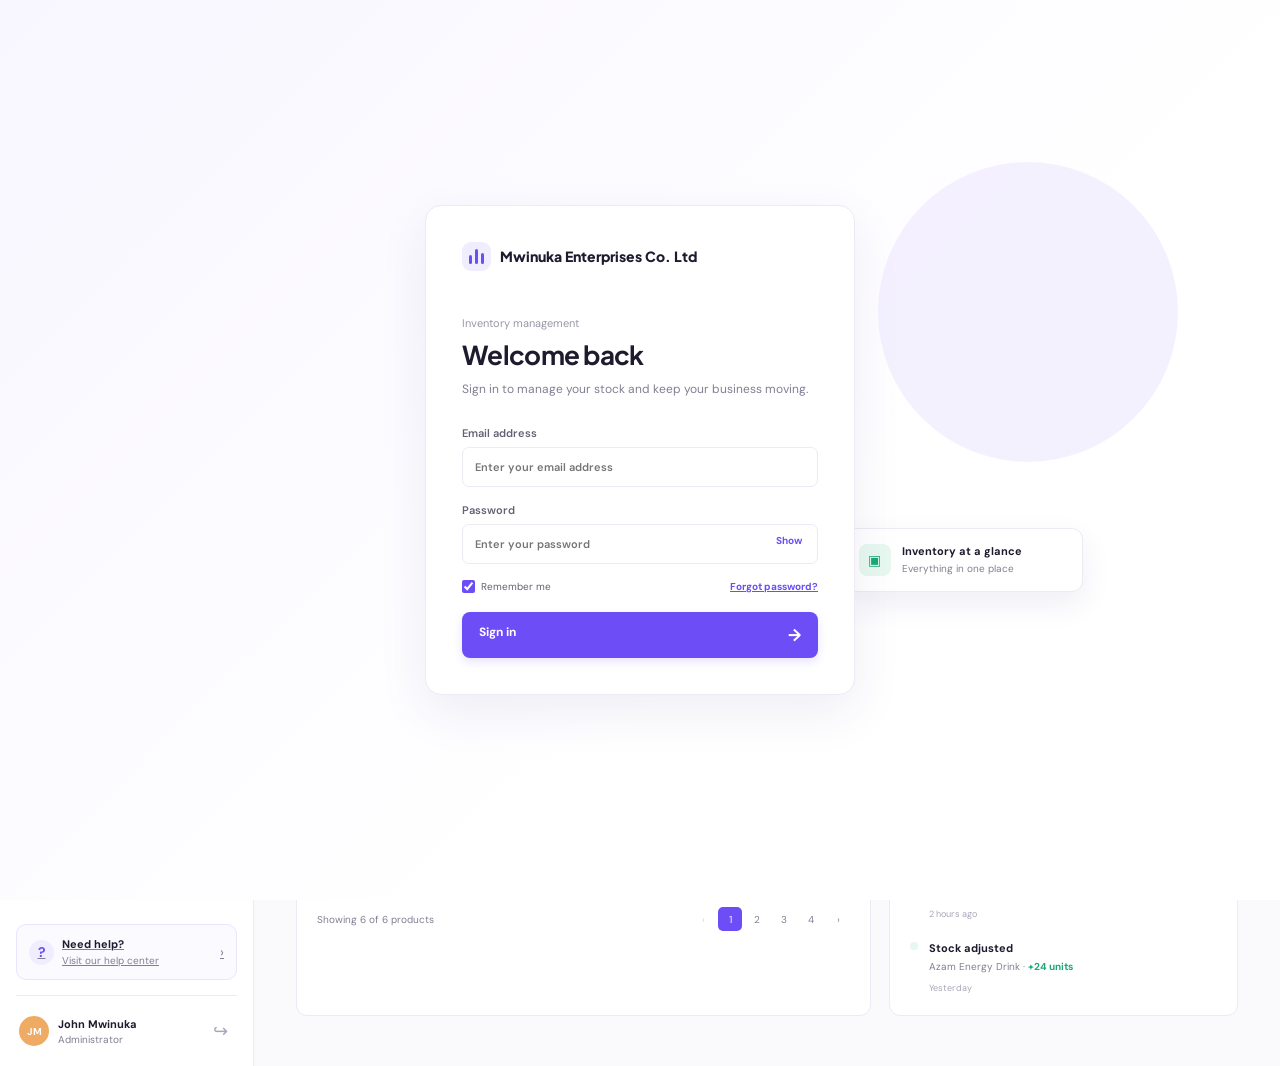
<file: index.html>
<!doctype html>
<html lang="en">
<head>
  <meta charset="UTF-8">
  <meta name="viewport" content="width=device-width, initial-scale=1.0">
  <title>Mwinuka Enterprises Co. Ltd</title>
  <link rel="preconnect" href="https://fonts.googleapis.com">
  <link rel="preconnect" href="https://fonts.gstatic.com" crossorigin>
  <link href="https://fonts.googleapis.com/css2?family=DM+Sans:wght@400;500;600;700&family=Plus+Jakarta+Sans:wght@600;700;800&display=swap" rel="stylesheet">
  <link rel="stylesheet" href="styles.css">
  <style>.brand,.mobile-brand{font-size:13px;line-height:1.2}.brand>span:last-child,.mobile-brand>span:last-child{color:var(--ink)}</style>
</head>
<body>
  <section class="login-screen" id="loginScreen">
    <div class="login-card">
      <div class="login-brand"><span class="brand-mark"><span></span><span></span><span></span></span><span>Mwinuka Enterprises Co. Ltd</span></div>
      <div class="login-copy"><p class="eyebrow">Inventory management</p><h1>Welcome back</h1><p>Sign in to manage your stock and keep your business moving.</p></div>
      <form id="loginForm" class="login-form">
        <label>Email address<input id="loginEmail" type="email" autocomplete="username" placeholder="Enter your email address" required></label>
        <label>Password<div class="password-field"><input id="loginPassword" type="password" autocomplete="current-password" placeholder="Enter your password" required><button type="button" id="togglePassword" aria-label="Show password">Show</button></div></label>
        <div class="login-options"><label class="remember"><input id="rememberMe" type="checkbox" checked> Remember me</label><a href="#forgot-password" id="forgotPasswordLink">Forgot password?</a></div>
        <p class="login-error" id="loginError" role="alert" hidden>Incorrect email or password.</p>
        <button class="primary-button login-button" type="submit">Sign in <span>→</span></button>
      </form>
    </div>
    <div class="login-decoration"><div class="decoration-circle"></div><div class="decoration-card"><span>▣</span><div><strong>Inventory at a glance</strong><small>Everything in one place</small></div></div></div>
  </section>
  <div class="modal-backdrop" id="resetModal" hidden>
    <form class="modal" id="resetForm">
      <button type="button" class="modal-close" id="closeResetModal" aria-label="Close">×</button>
      <p class="eyebrow">Account recovery</p><h2>Reset your password</h2>
      <p class="modal-description">Enter your account email and we’ll send you a secure password reset link.</p>
      <label>Email address<input id="resetEmail" type="email" placeholder="Enter your email address" required></label>
      <p class="login-error" id="resetMessage" role="status" hidden></p>
      <div class="modal-actions"><button type="button" class="outline-button" id="cancelReset">Cancel</button><button class="primary-button" type="submit">Send reset link</button></div>
    </form>
  </div>
  <div class="app-shell">
    <aside class="sidebar">
      <a class="brand" href="#" aria-label="Mwinuka Enterprises Co. Ltd home">
        <span class="brand-mark"><span></span><span></span><span></span></span>
        <span>Mwinuka Enterprises Co. Ltd</span>
      </a>
      <div class="workspace-label">Workspace</div>
      <div class="workspace-switcher">
        <span class="workspace-icon">M</span>
        <span><strong>Mwinuka Enterprises Co. Ltd</strong><small>Admin workspace</small></span>
        <span class="chevron">⌄</span>
      </div>
      <nav class="main-nav" aria-label="Main navigation">
        <a class="nav-item active" href="#overview"><span class="nav-icon">▦</span> Overview</a>
        <a class="nav-item" href="#inventory"><span class="nav-icon">□</span> Inventory <b id="inventoryBadge">24</b></a>
        <a class="nav-item" href="orders.html"><span class="nav-icon">✦</span> Orders</a>
        <a class="nav-item" href="#suppliers"><span class="nav-icon">♧</span> Suppliers</a>
        <a class="nav-item" href="#reports"><span class="nav-icon">◫</span> Reports</a>
      </nav>
      <div class="sidebar-bottom">
        <a class="nav-item" href="#settings"><span class="nav-icon">⚙</span> Settings</a>
        <a class="help-card" href="#help"><span class="help-icon">?</span><span><strong>Need help?</strong><small>Visit our help center</small></span><span>›</span></a>
        <div class="user-profile"><span class="avatar">JM</span><span><strong>John Mwinuka</strong><small>Administrator</small></span><button class="logout-button" id="logoutButton" type="button">↪</button></div>
      </div>
    </aside>

    <main class="main-content" id="overview">
      <header class="topbar">
        <div class="mobile-brand"><span class="brand-mark"><span></span><span></span><span></span></span><span>Mwinuka Enterprises Co. Ltd</span></div>
        <div class="breadcrumb">Workspace <span>/</span> Overview</div>
        <div class="top-actions">
          <button class="icon-button notification" aria-label="Notifications">♧<i></i></button>
          <div class="top-avatar">JM</div>
        </div>
      </header>
      <section class="page-heading">
        <div><p class="eyebrow">Friday, 28 August 2026</p><h1>Good morning, John <span>✦</span></h1><p class="subheading">Here's what's happening with your inventory today.</p></div>
        <button class="primary-button" id="addProductButton"><span>＋</span> Add product</button>
      </section>

      <section class="stats-grid" aria-label="Inventory summary">
        <article class="stat-card"><div class="stat-top"><span class="stat-icon purple">▣</span><span class="trend positive">↗ 8.2%</span></div><p>Total products</p><strong id="totalProducts">24</strong><small>vs. last month</small></article>
        <article class="stat-card"><div class="stat-top"><span class="stat-icon green">◉</span><span class="trend positive">↗ 12.5%</span></div><p>Stock value</p><strong id="stockValue">TZS 18.4M</strong><small>vs. last month</small></article>
        <article class="stat-card"><div class="stat-top"><span class="stat-icon orange">⌁</span><span class="trend neutral">This month</span></div><p>Items received</p><strong>1,284</strong><small>Across 3 warehouses</small></article>
        <article class="stat-card alert-card"><div class="stat-top"><span class="stat-icon red">!</span><span class="trend negative">Needs attention</span></div><p>Low stock items</p><strong id="lowStockCount">5</strong><small>Below reorder level</small></article>
      </section>

      <div class="content-grid">
        <section class="panel inventory-panel" id="inventory">
          <div class="panel-header"><div><h2>Inventory overview</h2><p>Track and manage your products</p></div><a class="text-button" href="#inventory">View all <span>→</span></a></div>
          <div class="toolbar"><label class="search-box"><span>⌕</span><input id="searchInput" type="search" placeholder="Search products..."></label></div>
          <div class="table-wrap"><table><thead><tr><th>Product</th><th>SKU</th><th>In stock</th><th>Status</th><th></th></tr></thead><tbody id="inventoryBody"></tbody></table></div>
          <div class="table-footer"><span id="tableCount">Showing 6 of 24 products</span><div class="pagination"><button disabled>‹</button><button class="current">1</button><button>2</button><button>3</button><button>4</button><button>›</button></div></div>
        </section>
        <aside class="right-column">
          <section class="panel low-stock-panel"><div class="panel-header"><div><h2>Low stock alert</h2><p>Products that need attention</p></div><span class="alert-count" id="alertCount">5</span></div><div class="low-stock-list" id="lowStockList"></div><button class="outline-button" id="restockButton">View all low stock <span>→</span></button></section>
          <section class="panel activity-panel"><div class="panel-header"><div><h2>Recent activity</h2><p>Latest inventory updates</p></div><a class="text-button" href="#activity">View all</a></div><div class="activity-list"><div class="activity-item"><span class="activity-dot purple"></span><div><strong>Stock received</strong><p>Samsung 55" TV · <b>+12 units</b></p><small>10 min ago</small></div></div><div class="activity-item"><span class="activity-dot orange"></span><div><strong>New product added</strong><p>Sunlight Dishwashing Liquid</p><small>2 hours ago</small></div></div><div class="activity-item"><span class="activity-dot green"></span><div><strong>Stock adjusted</strong><p>Azam Energy Drink · <b>+24 units</b></p><small>Yesterday</small></div></div></div></section>
        </aside>
      </div>
    </main>
  </div>

  <div class="modal-backdrop" id="productModal" hidden>
    <form class="modal" id="productForm">
      <button type="button" class="modal-close" id="closeModal" aria-label="Close">×</button>
      <p class="eyebrow">Inventory</p><h2>Add a new product</h2><p class="modal-description">Add a product to start tracking its stock.</p>
      <label>Product name<input name="name" required placeholder="e.g. Coca-Cola 500ml"></label>
      <label>SKU<input name="sku" required placeholder="e.g. BEV-001"></label>
      <div class="form-row"><label>Quantity<input name="quantity" required type="number" min="0" placeholder="0"></label><label>Reorder level<input name="reorder" required type="number" min="0" placeholder="10"></label></div>
      <div class="modal-actions"><button type="button" class="outline-button" id="cancelModal">Cancel</button><button class="primary-button" type="submit">Add product</button></div>
    </form>
  </div>
  <script src="app.js"></script>
</body>
</html>
</file>
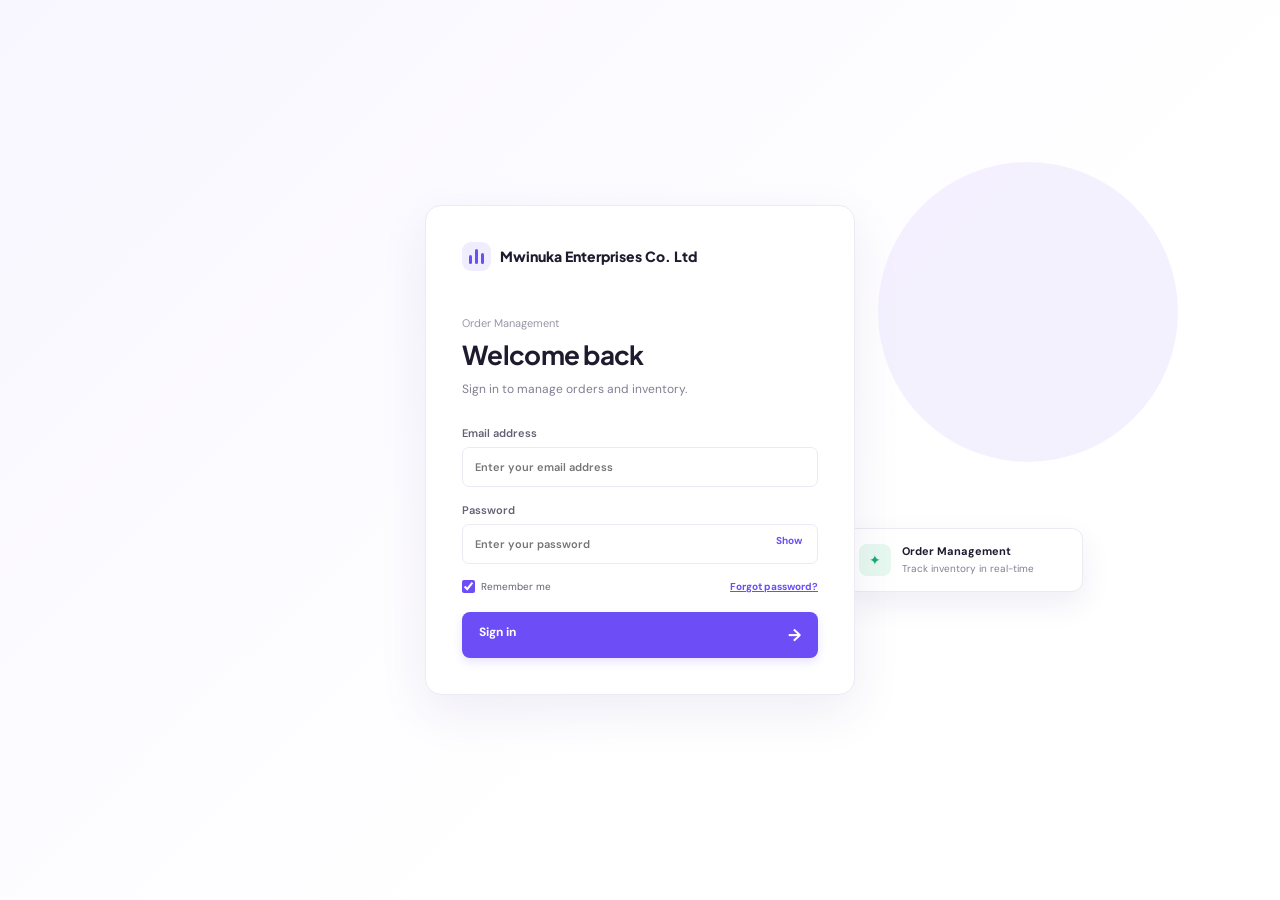
<file: orders.html>
<!doctype html>
<html lang="en">
<head>
  <meta charset="UTF-8">
  <meta name="viewport" content="width=device-width, initial-scale=1.0">
  <title>Order Management - Mwinuka Enterprises Co. Ltd</title>
  <link rel="preconnect" href="https://fonts.googleapis.com">
  <link rel="preconnect" href="https://fonts.gstatic.com" crossorigin>
  <link href="https://fonts.googleapis.com/css2?family=DM+Sans:wght@400;500;600;700&family=Plus+Jakarta+Sans:wght@600;700;800&display=swap" rel="stylesheet">
  <link rel="stylesheet" href="styles.css">
  <style>.brand,.mobile-brand{font-size:13px;line-height:1.2}.brand>span:last-child,.mobile-brand>span:last-child{color:var(--ink)}</style>
</head>
<body>
  <section class="login-screen" id="loginScreen">
    <div class="login-card">
      <div class="login-brand"><span class="brand-mark"><span></span><span></span><span></span></span><span>Mwinuka Enterprises Co. Ltd</span></div>
      <div class="login-copy"><p class="eyebrow">Order Management</p><h1>Welcome back</h1><p>Sign in to manage orders and inventory.</p></div>
      <form id="loginForm" class="login-form">
        <label>Email address<input id="loginEmail" type="email" autocomplete="username" placeholder="Enter your email address" required></label>
        <label>Password<div class="password-field"><input id="loginPassword" type="password" autocomplete="current-password" placeholder="Enter your password" required><button type="button" id="togglePassword" aria-label="Show password">Show</button></div></label>
        <div class="login-options"><label class="remember"><input id="rememberMe" type="checkbox" checked> Remember me</label><a href="#forgot-password" id="forgotPasswordLink">Forgot password?</a></div>
        <p class="login-error" id="loginError" role="alert" hidden>Incorrect email or password.</p>
        <button class="primary-button login-button" type="submit">Sign in <span>→</span></button>
      </form>
    </div>
    <div class="login-decoration"><div class="decoration-circle"></div><div class="decoration-card"><span>✦</span><div><strong>Order Management</strong><small>Track inventory in real-time</small></div></div></div>
  </section>
  <div class="app-shell">
    <aside class="sidebar">
      <a class="brand" href="index.html" aria-label="Mwinuka Enterprises Co. Ltd home">
        <span class="brand-mark"><span></span><span></span><span></span></span>
        <span>Mwinuka Enterprises Co. Ltd</span>
      </a>
      <div class="workspace-label">Workspace</div>
      <div class="workspace-switcher">
        <span class="workspace-icon">M</span>
        <span><strong>Mwinuka Enterprises Co. Ltd</strong><small>Order Management</small></span>
        <span class="chevron">⌄</span>
      </div>
      <nav class="main-nav" aria-label="Main navigation">
        <a class="nav-item active" href="index.html"><span class="nav-icon">▦</span> Overview</a>
        <a class="nav-item" href="index.html"><span class="nav-icon">□</span> Inventory</a>
        <a class="nav-item active" href="#orders"><span class="nav-icon">✦</span> Orders</a>
        <a class="nav-item" href="index.html"><span class="nav-icon">◫</span> Reports</a>
      </nav>
      <div class="sidebar-bottom">
        <a class="nav-item" href="index.html"><span class="nav-icon">⚙</span> Settings</a>
        <a class="help-card" href="#help"><span class="help-icon">?</span><span><strong>Need help?</strong><small>Visit our help center</small></span><span>›</span></a>
        <div class="user-profile"><span class="avatar">JM</span><span><strong>John Mwinuka</strong><small>Administrator</small></span><button class="logout-button" id="logoutButton" type="button">↪</button></div>
      </div>
    </aside>

    <main class="main-content" id="orders">
      <header class="topbar">
        <div class="mobile-brand"><span class="brand-mark"><span></span><span></span><span></span></span><span>Mwinuka Enterprises Co. Ltd</span></div>
        <div class="breadcrumb">Workspace <span>/</span> Orders</div>
        <div class="top-actions">
          <button class="icon-button notification" aria-label="Notifications">♧<i></i></button>
          <div class="top-avatar">JM</div>
        </div>
      </header>
      <section class="page-heading">
        <div><p class="eyebrow">Friday, 28 August 2026</p><h1>Order Management <span>✦</span></h1><p class="subheading">Place new orders and track inventory in real-time.</p></div>
        <button class="primary-button" id="newOrderButton"><span>＋</span> New order</button>
      </section>

      <section class="stats-grid" aria-label="Order summary">
        <article class="stat-card"><div class="stat-top"><span class="stat-icon purple">✦</span><span class="trend positive">↗ 15.3%</span></div><p>Total orders</p><strong id="totalOrders">0</strong><small>This month</small></article>
        <article class="stat-card"><div class="stat-top"><span class="stat-icon green">◉</span><span class="trend positive">↗ 22.8%</span></div><p>Orders completed</p><strong id="completedOrders">0</strong><small>Successfully delivered</small></article>
        <article class="stat-card"><div class="stat-top"><span class="stat-icon orange">⌁</span><span class="trend neutral">Pending</span></div><p>Processing orders</p><strong id="pendingOrders">0</strong><small>Awaiting fulfillment</small></article>
        <article class="stat-card alert-card"><div class="stat-top"><span class="stat-icon red">!</span><span class="trend neutral">Monitor</span></div><p>Low inventory</p><strong id="lowInventoryCount">0</strong><small>Below reorder level</small></article>
      </section>

      <div class="content-grid">
        <section class="panel orders-panel" id="ordersPanel">
          <div class="panel-header"><div><h2>Recent orders</h2><p>Track and manage customer orders</p></div><a class="text-button" href="#orders">View all <span>→</span></a></div>
          <div class="toolbar"><label class="search-box"><span>⌕</span><input id="searchOrders" type="search" placeholder="Search orders..."></label><select id="filterStatus"><option value="">All statuses</option><option value="pending">Pending</option><option value="processing">Processing</option><option value="completed">Completed</option><option value="cancelled">Cancelled</option></select></div>
          <div class="table-wrap"><table><thead><tr><th>Order #</th><th>Customer</th><th>Items</th><th>Total</th><th>Status</th><th>Date</th><th></th></tr></thead><tbody id="ordersBody"></tbody></table></div>
          <div class="table-footer"><span id="orderCount">Showing 0 orders</span><div class="pagination"><button disabled>‹</button><button class="current">1</button><button>2</button><button>›</button></div></div>
        </section>
        <aside class="right-column">
          <section class="panel inventory-monitor-panel"><div class="panel-header"><div><h2>Inventory monitor</h2><p>Real-time stock levels</p></div><span class="alert-count" id="lowStockAlertCount">0</span></div><div class="inventory-monitor" id="inventoryMonitor"></div><button class="outline-button" id="viewInventoryButton">View full inventory <span>→</span></button></section>
          <section class="panel activity-panel"><div class="panel-header"><div><h2>Recent activity</h2><p>Latest order & inventory updates</p></div><a class="text-button" href="#activity">View all</a></div><div class="activity-list" id="activityList"><p class="subheading">No recent activity</p></div></section>
        </aside>
      </div>
    </main>
  </div>

  <div class="modal-backdrop" id="orderModal" hidden>
    <form class="modal order-form" id="orderForm">
      <button type="button" class="modal-close" id="closeOrderModal" aria-label="Close">×</button>
      <p class="eyebrow">Order Management</p><h2>Create new order</h2><p class="modal-description">Add customer details and select products.</p>
      
      <div class="form-section">
        <h3>Customer Information</h3>
        <label>Customer name<input id="customerName" name="customer_name" required placeholder="e.g. John Doe"></label>
        <label>Phone number<input id="customerPhone" name="customer_phone" required placeholder="e.g. +255 xxx xxx xxx"></label>
        <label>Email address<input id="customerEmail" name="customer_email" type="email" placeholder="e.g. john@example.com"></label>
      </div>

      <div class="form-section">
        <h3>Order Items</h3>
        <div class="order-items" id="orderItems"></div>
        <button type="button" id="addItemButton" class="outline-button">+ Add product</button>
      </div>

      <div class="form-section">
        <h3>Notes</h3>
        <textarea id="orderNotes" name="notes" placeholder="Add any special instructions or notes..." rows="3"></textarea>
      </div>

      <div class="order-summary">
        <div class="summary-row"><span>Subtotal:</span><span id="subtotal">TZS 0.00</span></div>
        <div class="summary-row"><span>Total items:</span><span id="totalItems">0</span></div>
        <div class="summary-row highlight"><span>Total amount:</span><span id="totalAmount">TZS 0.00</span></div>
      </div>

      <div class="modal-actions">
        <button type="button" class="outline-button" id="cancelOrder">Cancel</button>
        <button class="primary-button" type="submit">Place order</button>
      </div>
    </form>
  </div>

  <div id="itemTemplate" style="display:none;">
    <div class="order-item">
      <div class="item-row">
        <select class="product-select" required><option value="">Select product...</option></select>
        <input type="number" class="quantity-input" min="1" placeholder="Qty" required>
        <input type="number" class="price-input" step="0.01" placeholder="Price" required>
        <button type="button" class="remove-item-btn" aria-label="Remove item">×</button>
      </div>
      <div class="item-info"><small class="stock-info"></small><small class="subtotal-info">Subtotal: TZS 0.00</small></div>
    </div>
  </div>

  <script src="app.js"></script>
  <script src="orders.js"></script>
</body>
</html>
</file>
<file: styles.css>
:root{--ink:#1e1b2e;--muted:#827f93;--line:#eceaf2;--purple:#6c4df6;--purple-soft:#f0edff;--green:#19a974;--green-soft:#e7f8f0;--orange:#ed8a36;--orange-soft:#fff2e5;--red:#db5260;--red-soft:#ffedef;--bg:#faf9fc}
*{box-sizing:border-box}body{margin:0;background:var(--bg);color:var(--ink);font-family:"DM Sans",sans-serif;font-size:14px}button,input,select{font:inherit}button{cursor:pointer;border:0}.app-shell{display:flex;min-height:100vh}.sidebar{background:#fff;border-right:1px solid var(--line);width:254px;display:flex;flex-direction:column;padding:30px 16px 20px}.brand,.mobile-brand{align-items:center;color:var(--ink);display:flex;font-family:"Plus Jakarta Sans";font-size:22px;font-weight:800;gap:9px;text-decoration:none;padding:0 12px}.brand>span:last-child span,.mobile-brand>span:last-child{color:var(--purple)}.brand-mark{align-items:end;background:var(--purple-soft);border-radius:9px;display:flex;gap:3px;height:30px;justify-content:center;padding:7px;width:30px}.brand-mark span{background:var(--purple);border-radius:3px;width:4px}.brand-mark span:nth-child(1){height:9px}.brand-mark span:nth-child(2){height:15px}.brand-mark span:nth-child(3){height:11px}.workspace-label{color:#aaa6b7;font-size:10px;font-weight:700;letter-spacing:1px;margin:43px 12px 9px;text-transform:uppercase}.workspace-switcher{align-items:center;background:#faf9fc;border:1px solid var(--line);border-radius:9px;display:flex;gap:9px;padding:10px}.workspace-icon,.avatar,.top-avatar{align-items:center;background:var(--purple);border-radius:8px;color:#fff;display:flex;font-weight:700;height:30px;justify-content:center;width:30px}.workspace-switcher strong,.user-profile strong{display:block;font-size:11px}.workspace-switcher small,.user-profile small{color:var(--muted);display:block;font-size:10px;margin-top:2px}.chevron{color:var(--muted);margin-left:auto}.main-nav{border-bottom:1px solid var(--line);margin-top:26px;padding-bottom:17px}.nav-item{align-items:center;border-radius:8px;color:#6f6b7e;display:flex;gap:13px;margin:3px 0;padding:11px 12px;text-decoration:none}.nav-item.active,.nav-item:hover{background:var(--purple-soft);color:var(--purple);font-weight:600}.nav-icon{font-size:19px;line-height:1;width:18px}.nav-item b{background:var(--purple);border-radius:10px;color:white;font-size:10px;margin-left:auto;padding:2px 7px}.sidebar-bottom{margin-top:auto}.help-card{align-items:center;background:#fbfaff;border:1px solid #e9e4ff;border-radius:10px;color:var(--muted);display:flex;gap:8px;margin:15px 0;padding:12px}.help-card strong{color:var(--ink);display:block;font-size:11px}.help-card small{display:block;font-size:10px;margin-top:3px}.help-card>span:last-child{margin-left:auto}.help-icon{align-items:center;background:var(--purple-soft);border-radius:50%;color:var(--purple);display:flex;font-weight:bold;height:25px;justify-content:center;width:25px}.user-profile{align-items:center;border-top:1px solid var(--line);display:flex;gap:9px;padding:20px 3px 0}.avatar{background:#efab63;border-radius:50%;font-size:10px}.more{color:#aaa6b7;margin-left:auto}.main-content{flex:1;min-width:0;padding:0 42px 50px}.topbar{align-items:center;border-bottom:1px solid var(--line);display:flex;height:74px;justify-content:space-between}.breadcrumb{color:var(--muted);font-size:12px}.breadcrumb span{color:#c6c2d0;margin:0 8px}.top-actions{align-items:center;display:flex;gap:20px}.icon-button{background:none;color:#777286;font-size:21px;position:relative}.notification i{background:var(--red);border:2px solid var(--bg);border-radius:50%;height:8px;position:absolute;right:0;top:1px;width:8px}.top-avatar{border-radius:50%;font-size:11px}.mobile-brand{display:none}.page-heading{align-items:end;display:flex;justify-content:space-between;padding:34px 0 29px}.eyebrow{color:#9a96a8;font-size:11px;margin:0 0 8px}.page-heading h1{font-family:"Plus Jakarta Sans";font-size:25px;letter-spacing:-.7px;margin:0}.page-heading h1 span{color:#f2ab4a;font-size:19px}.subheading,.panel-header p{color:var(--muted);font-size:12px;margin:8px 0 0}.primary-button{background:var(--purple);border-radius:8px;color:#fff;font-size:12px;font-weight:700;padding:12px 17px;box-shadow:0 4px 10px #6c4df626}.primary-button:hover{background:#5d3ee8}.primary-button span{font-size:17px;vertical-align:-1px}.stats-grid{display:grid;gap:15px;grid-template-columns:repeat(4,1fr)}.stat-card{background:white;border:1px solid var(--line);border-radius:11px;padding:16px 17px}.stat-top{align-items:center;display:flex;justify-content:space-between}.stat-icon{align-items:center;border-radius:8px;display:flex;font-size:17px;height:32px;justify-content:center;width:32px}.purple{background:var(--purple-soft);color:var(--purple)}.green{background:var(--green-soft);color:var(--green)}.orange{background:var(--orange-soft);color:var(--orange)}.red{background:var(--red-soft);color:var(--red)}.stat-card p{color:var(--muted);font-size:11px;margin:15px 0 4px}.stat-card strong{display:block;font-family:"Plus Jakarta Sans";font-size:20px;letter-spacing:-.5px}.stat-card small{color:#aaa6b7;font-size:10px}.trend{border-radius:10px;font-size:10px;padding:4px 7px}.positive{background:var(--green-soft);color:var(--green)}.negative{background:var(--red-soft);color:var(--red)}.neutral{background:#f3f2f7;color:var(--muted)}.content-grid{display:grid;gap:18px;grid-template-columns:minmax(0,1.65fr) minmax(300px,1fr);margin-top:19px}.panel{background:#fff;border:1px solid var(--line);border-radius:11px;padding:20px}.panel-header{align-items:flex-start;display:flex;justify-content:space-between}.panel-header h2{font-family:"Plus Jakarta Sans";font-size:14px;margin:0}.text-button{color:var(--purple);font-size:11px;font-weight:700;text-decoration:none}.text-button span{font-size:16px;margin-left:4px}.toolbar{display:flex;gap:8px;margin:22px 0 13px}.search-box{align-items:center;border:1px solid var(--line);border-radius:7px;color:#a4a0af;display:flex;flex:1;padding:0 10px}.search-box span{font-size:22px;transform:rotate(-20deg)}.search-box input{border:0;outline:0;padding:9px;width:100%}.toolbar select,.filter-button{background:white;border:1px solid var(--line);border-radius:7px;color:#716d7f;font-size:11px;padding:0 10px}.filter-button{display:none}.table-wrap{overflow-x:auto}table{border-collapse:collapse;min-width:620px;width:100%}th{color:#a4a0af;font-size:9px;font-weight:700;padding:9px 8px;text-align:left;text-transform:uppercase}td{border-top:1px solid #f1eff5;padding:12px 8px;white-space:nowrap}td:first-child{font-weight:600}td:nth-child(2),td:nth-child(3){color:var(--muted);font-size:11px}.product-cell{align-items:center;display:flex;gap:9px}.product-image{align-items:center;background:#f2efff;border-radius:6px;color:var(--purple);display:flex;font-size:15px;height:32px;justify-content:center;width:32px}.status{border-radius:12px;font-size:10px;padding:5px 8px}.in-stock{background:var(--green-soft);color:var(--green)}.low-stock{background:var(--orange-soft);color:var(--orange)}.out-stock{background:var(--red-soft);color:var(--red)}.row-menu{background:none;color:#9d99aa;font-size:16px}.table-footer{align-items:center;border-top:1px solid #f1eff5;color:var(--muted);display:flex;font-size:10px;justify-content:space-between;margin-top:7px;padding-top:15px}.pagination{display:flex;gap:3px}.pagination button{background:#fff;border-radius:5px;color:var(--muted);font-size:10px;height:24px;width:24px}.pagination button.current{background:var(--purple);color:#fff}.pagination button:disabled{color:#d4d1dc}.right-column{display:flex;flex-direction:column;gap:18px}.alert-count{background:var(--red-soft);border-radius:12px;color:var(--red);font-size:10px;font-weight:700;padding:5px 9px}.low-stock-list{margin:19px 0 13px}.low-stock-item{align-items:center;border-bottom:1px solid #f4f2f7;display:flex;gap:10px;padding:10px 0}.low-stock-item:last-child{border:0}.low-stock-item .product-image{background:#fff4e8;color:var(--orange)}.low-stock-item strong{display:block;font-size:11px}.low-stock-item small{color:var(--muted);display:block;font-size:10px;margin-top:3px}.stock-remaining{color:var(--red);font-size:10px;margin-left:auto;text-align:right}.outline-button{background:#fff;border:1px solid #ddd8f9;border-radius:7px;color:var(--purple);font-size:11px;font-weight:700;padding:10px;width:100%}.outline-button span{font-size:15px;margin-left:4px}.activity-item{display:flex;gap:11px;padding:17px 0 0}.activity-dot{border-radius:50%;height:8px;margin-top:4px;width:8px}.activity-item strong{font-size:11px}.activity-item p{color:var(--muted);font-size:10px;margin:4px 0}.activity-item p b{color:var(--green)}.activity-item small{color:#aaa6b7;font-size:9px}.modal-backdrop{align-items:center;background:#17132966;display:flex;inset:0;justify-content:center;position:fixed;z-index:5}.modal-backdrop[hidden]{display:none}.modal{background:#fff;border-radius:14px;box-shadow:0 20px 50px #17132933;max-width:460px;padding:28px;position:relative;width:calc(100% - 32px)}.modal h2{font-family:"Plus Jakarta Sans";font-size:20px;margin:0}.modal-description{color:var(--muted);font-size:12px;margin:7px 0 21px}.modal label{color:#656174;display:block;font-size:11px;font-weight:600;margin-bottom:14px}.modal input,.modal select{border:1px solid var(--line);border-radius:7px;display:block;margin-top:6px;padding:10px;width:100%}.form-row{display:grid;gap:12px;grid-template-columns:1fr 1fr}.modal-close{background:none;color:#aaa6b7;font-size:23px;position:absolute;right:18px;top:14px}.modal-actions{display:flex;gap:9px;justify-content:flex-end;margin-top:10px}.modal-actions .outline-button{width:auto}.modal-actions .primary-button{padding:10px 15px}
@media(max-width:1050px){.sidebar{width:220px}.main-content{padding:0 25px 40px}.content-grid{grid-template-columns:1fr}.right-column{display:grid;grid-template-columns:1fr 1fr}.stats-grid{grid-template-columns:repeat(2,1fr)}}@media(max-width:700px){.sidebar{display:none}.main-content{padding:0 16px 30px}.topbar{height:62px}.mobile-brand{display:flex;font-size:18px;padding:0}.breadcrumb{display:none}.page-heading{align-items:flex-start;flex-direction:column;gap:18px;padding:25px 0}.page-heading h1{font-size:21px}.page-heading .primary-button{align-self:stretch}.stats-grid{gap:9px;grid-template-columns:1fr 1fr}.stat-card{padding:13px}.stat-card strong{font-size:16px}.trend{font-size:8px;padding:3px 5px}.content-grid{margin-top:14px}.panel{padding:15px}.right-column{display:flex}.toolbar{flex-wrap:wrap}.search-box{flex-basis:100%;height:38px}.toolbar select{height:36px;flex:1}.filter-button{display:block;height:36px}.table-footer{align-items:flex-start;flex-direction:column;gap:10px}.modal{padding:24px 18px}}
.login-screen{align-items:center;background:linear-gradient(135deg,#f8f6ff 0%,#fff 62%);display:flex;min-height:100vh;justify-content:center;overflow:hidden;position:fixed;width:100%;z-index:10}.login-card{background:#fff;border:1px solid var(--line);border-radius:16px;box-shadow:0 18px 50px #39257c14;max-width:430px;padding:36px;width:calc(100% - 32px);z-index:1}.login-brand{align-items:center;color:var(--ink);display:flex;font-family:"Plus Jakarta Sans";font-size:14px;font-weight:800;gap:9px}.login-brand .brand-mark{height:29px;width:29px}.login-copy{margin:45px 0 27px}.login-copy h1{font-family:"Plus Jakarta Sans";font-size:26px;letter-spacing:-.7px;margin:0}.login-copy p:last-child{color:var(--muted);font-size:12px;line-height:1.6;margin:9px 0 0}.login-form label{color:#656174;display:block;font-size:11px;font-weight:600;margin-bottom:16px}.login-form input{border:1px solid var(--line);border-radius:7px;display:block;margin-top:7px;padding:12px;width:100%}.login-form input:focus{border-color:var(--purple);outline:2px solid var(--purple-soft)}.password-field{align-items:center;display:flex;position:relative}.password-field input{padding-right:55px}.password-field button{background:none;color:var(--purple);font-size:10px;font-weight:700;position:absolute;right:10px}.login-options{align-items:center;display:flex;justify-content:space-between;margin:0 0 19px}.login-options a{color:var(--purple);font-size:10px;font-weight:700}.remember{align-items:center!important;display:flex!important;font-size:10px!important;font-weight:400!important;gap:6px;margin:0!important}.remember input{accent-color:var(--purple);display:inline!important;margin:0!important;padding:0;width:auto!important}.login-button{display:flex;justify-content:center;width:100%}.login-button span{margin-left:auto}.login-error{background:var(--red-soft);border-radius:6px;color:var(--red);font-size:11px;margin:-4px 0 14px;padding:9px}.demo-hint{color:#aaa6b7;font-size:10px;margin:20px 0 0;text-align:center}.demo-hint strong{color:var(--muted)}.login-decoration{height:450px;position:absolute;right:8%;top:18%;width:300px}.decoration-circle{background:var(--purple-soft);border-radius:50%;height:300px;opacity:.75;width:300px}.decoration-card{align-items:center;background:white;border:1px solid var(--line);border-radius:11px;bottom:20px;box-shadow:0 12px 30px #39257c14;display:flex;gap:11px;left:-35px;padding:15px;position:absolute;width:240px}.decoration-card>span{align-items:center;background:var(--green-soft);border-radius:8px;color:var(--green);display:flex;height:32px;justify-content:center;width:32px}.decoration-card strong{display:block;font-size:11px}.decoration-card small{color:var(--muted);font-size:10px}.logout-button{background:none;color:#aaa6b7;font-size:18px;margin-left:auto}.logout-button:hover{color:var(--purple)}body.is-authenticated .login-screen{display:none}@media(max-width:900px){.login-decoration{display:none}}@media(max-width:500px){.login-card{padding:25px 20px}.login-copy{margin-top:38px}}
</file>
